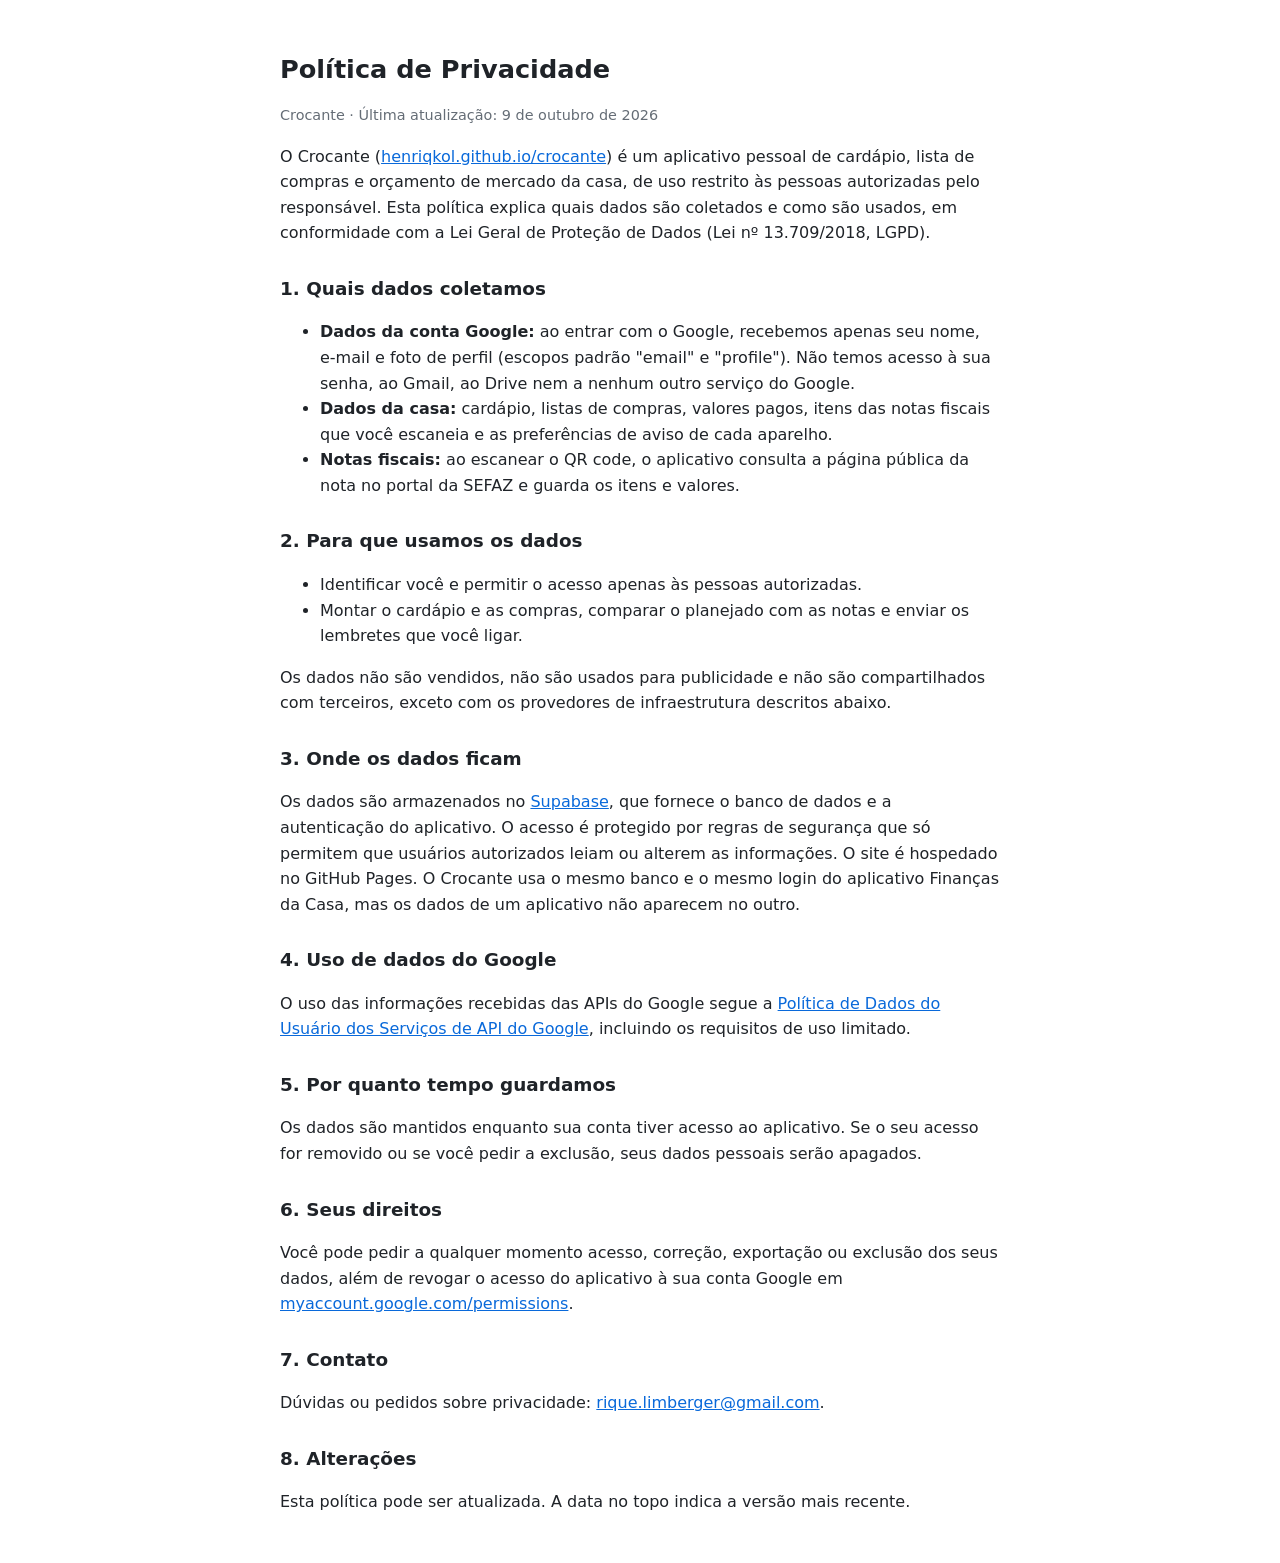
<file: privacidade.html>
<!doctype html>
<html lang="pt-BR">
<head>
<meta charset="utf-8">
<meta name="viewport" content="width=device-width, initial-scale=1">
<title>Política de Privacidade – Crocante</title>
<style>
  body { font-family: system-ui, -apple-system, "Segoe UI", Roboto, sans-serif; max-width: 720px; margin: 0 auto; padding: 32px 16px; line-height: 1.6; color: #1f2328; background: #fff; }
  h1 { font-size: 1.6rem; margin-bottom: 4px; }
  h2 { font-size: 1.15rem; margin-top: 28px; }
  .meta { color: #656d76; font-size: .9rem; }
  a { color: #0969da; }
</style>
</head>
<body>
<h1>Política de Privacidade</h1>
<p class="meta">Crocante · Última atualização: 9 de outubro de 2026</p>

<p>O Crocante (<a href="https://henriqkol.github.io/crocante/">henriqkol.github.io/crocante</a>) é um aplicativo pessoal de cardápio, lista de compras e orçamento de mercado da casa, de uso restrito às pessoas autorizadas pelo responsável. Esta política explica quais dados são coletados e como são usados, em conformidade com a Lei Geral de Proteção de Dados (Lei nº 13.709/2018, LGPD).</p>

<h2>1. Quais dados coletamos</h2>
<ul>
  <li><strong>Dados da conta Google:</strong> ao entrar com o Google, recebemos apenas seu nome, e-mail e foto de perfil (escopos padrão "email" e "profile"). Não temos acesso à sua senha, ao Gmail, ao Drive nem a nenhum outro serviço do Google.</li>
  <li><strong>Dados da casa:</strong> cardápio, listas de compras, valores pagos, itens das notas fiscais que você escaneia e as preferências de aviso de cada aparelho.</li>
  <li><strong>Notas fiscais:</strong> ao escanear o QR code, o aplicativo consulta a página pública da nota no portal da SEFAZ e guarda os itens e valores.</li>
</ul>

<h2>2. Para que usamos os dados</h2>
<ul>
  <li>Identificar você e permitir o acesso apenas às pessoas autorizadas.</li>
  <li>Montar o cardápio e as compras, comparar o planejado com as notas e enviar os lembretes que você ligar.</li>
</ul>
<p>Os dados não são vendidos, não são usados para publicidade e não são compartilhados com terceiros, exceto com os provedores de infraestrutura descritos abaixo.</p>

<h2>3. Onde os dados ficam</h2>
<p>Os dados são armazenados no <a href="https://supabase.com/privacy">Supabase</a>, que fornece o banco de dados e a autenticação do aplicativo. O acesso é protegido por regras de segurança que só permitem que usuários autorizados leiam ou alterem as informações. O site é hospedado no GitHub Pages. O Crocante usa o mesmo banco e o mesmo login do aplicativo Finanças da Casa, mas os dados de um aplicativo não aparecem no outro.</p>

<h2>4. Uso de dados do Google</h2>
<p>O uso das informações recebidas das APIs do Google segue a <a href="https://developers.google.com/terms/api-services-user-data-policy">Política de Dados do Usuário dos Serviços de API do Google</a>, incluindo os requisitos de uso limitado.</p>

<h2>5. Por quanto tempo guardamos</h2>
<p>Os dados são mantidos enquanto sua conta tiver acesso ao aplicativo. Se o seu acesso for removido ou se você pedir a exclusão, seus dados pessoais serão apagados.</p>

<h2>6. Seus direitos</h2>
<p>Você pode pedir a qualquer momento acesso, correção, exportação ou exclusão dos seus dados, além de revogar o acesso do aplicativo à sua conta Google em <a href="https://myaccount.google.com/permissions">myaccount.google.com/permissions</a>.</p>

<h2>7. Contato</h2>
<p>Dúvidas ou pedidos sobre privacidade: <a href="mailto:rique.limberger@gmail.com">rique.limberger@gmail.com</a>.</p>

<h2>8. Alterações</h2>
<p>Esta política pode ser atualizada. A data no topo indica a versão mais recente.</p>
</body>
</html>
</file>
